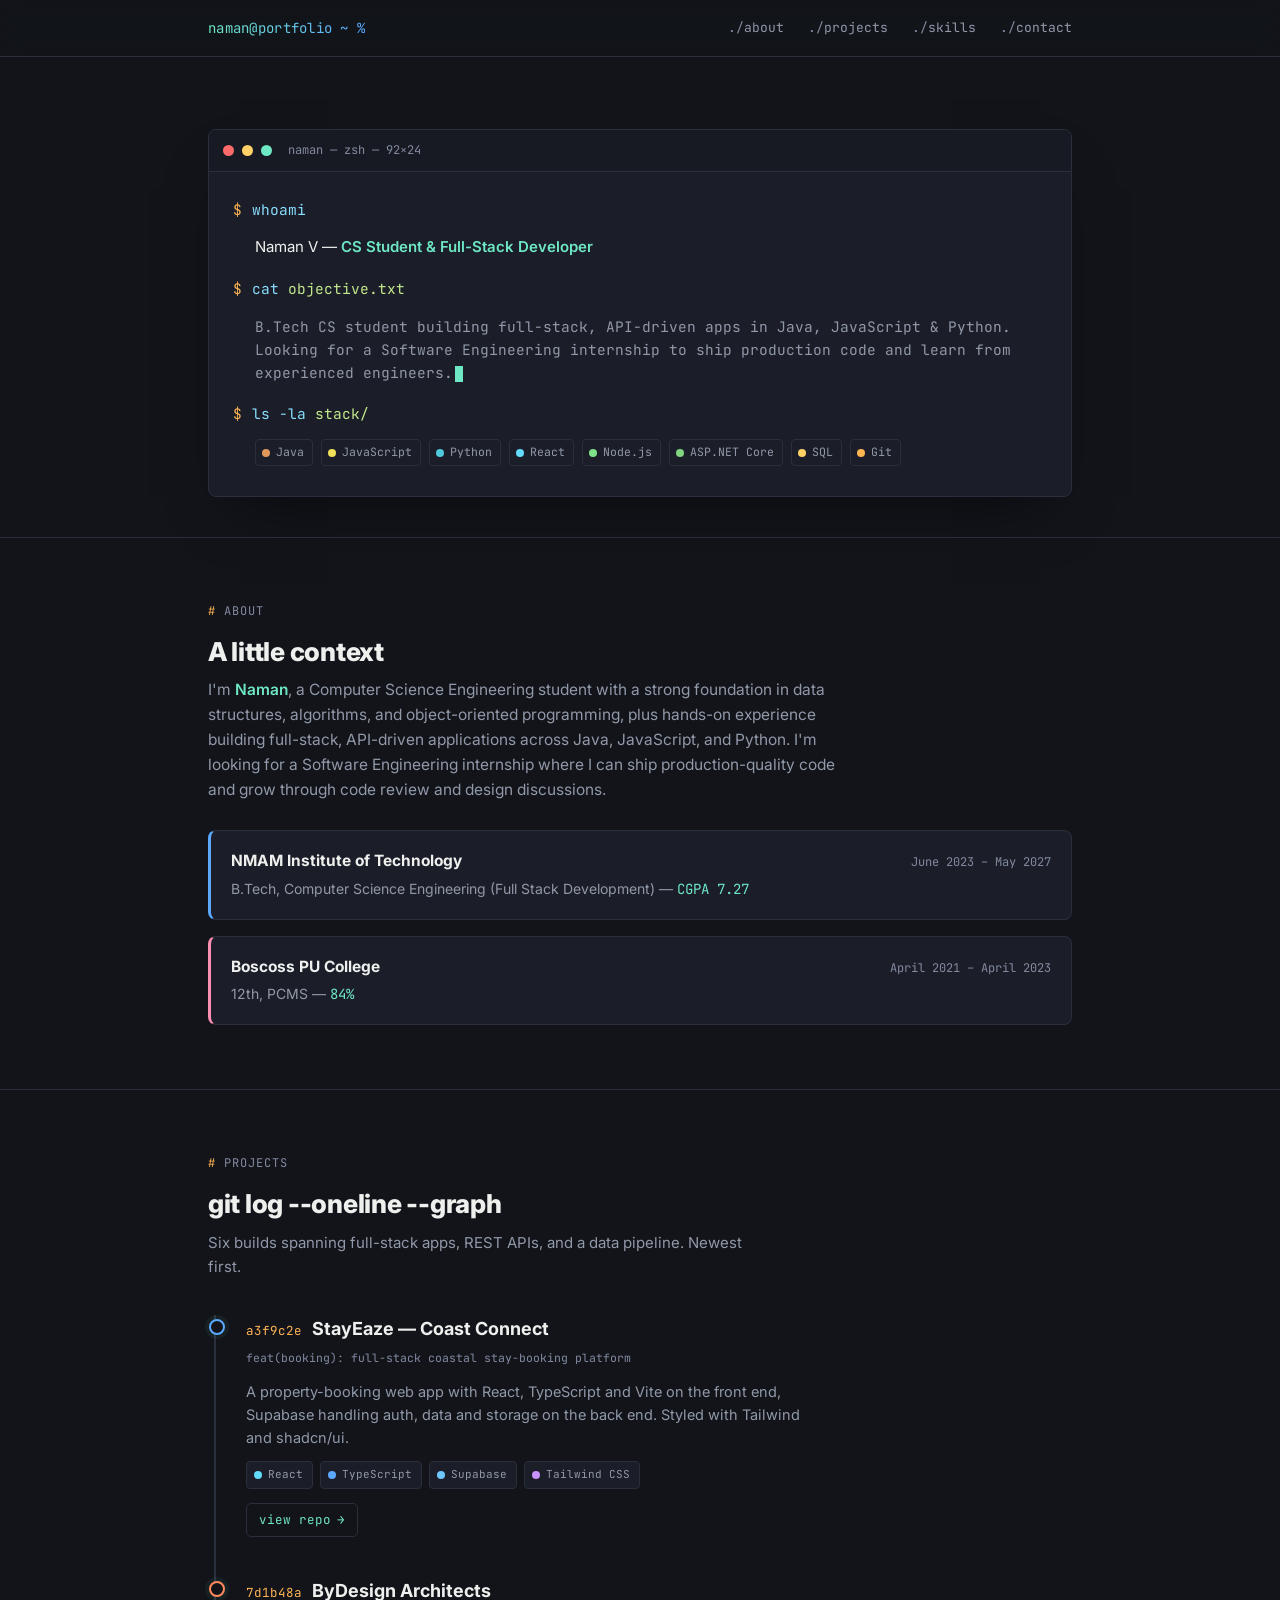
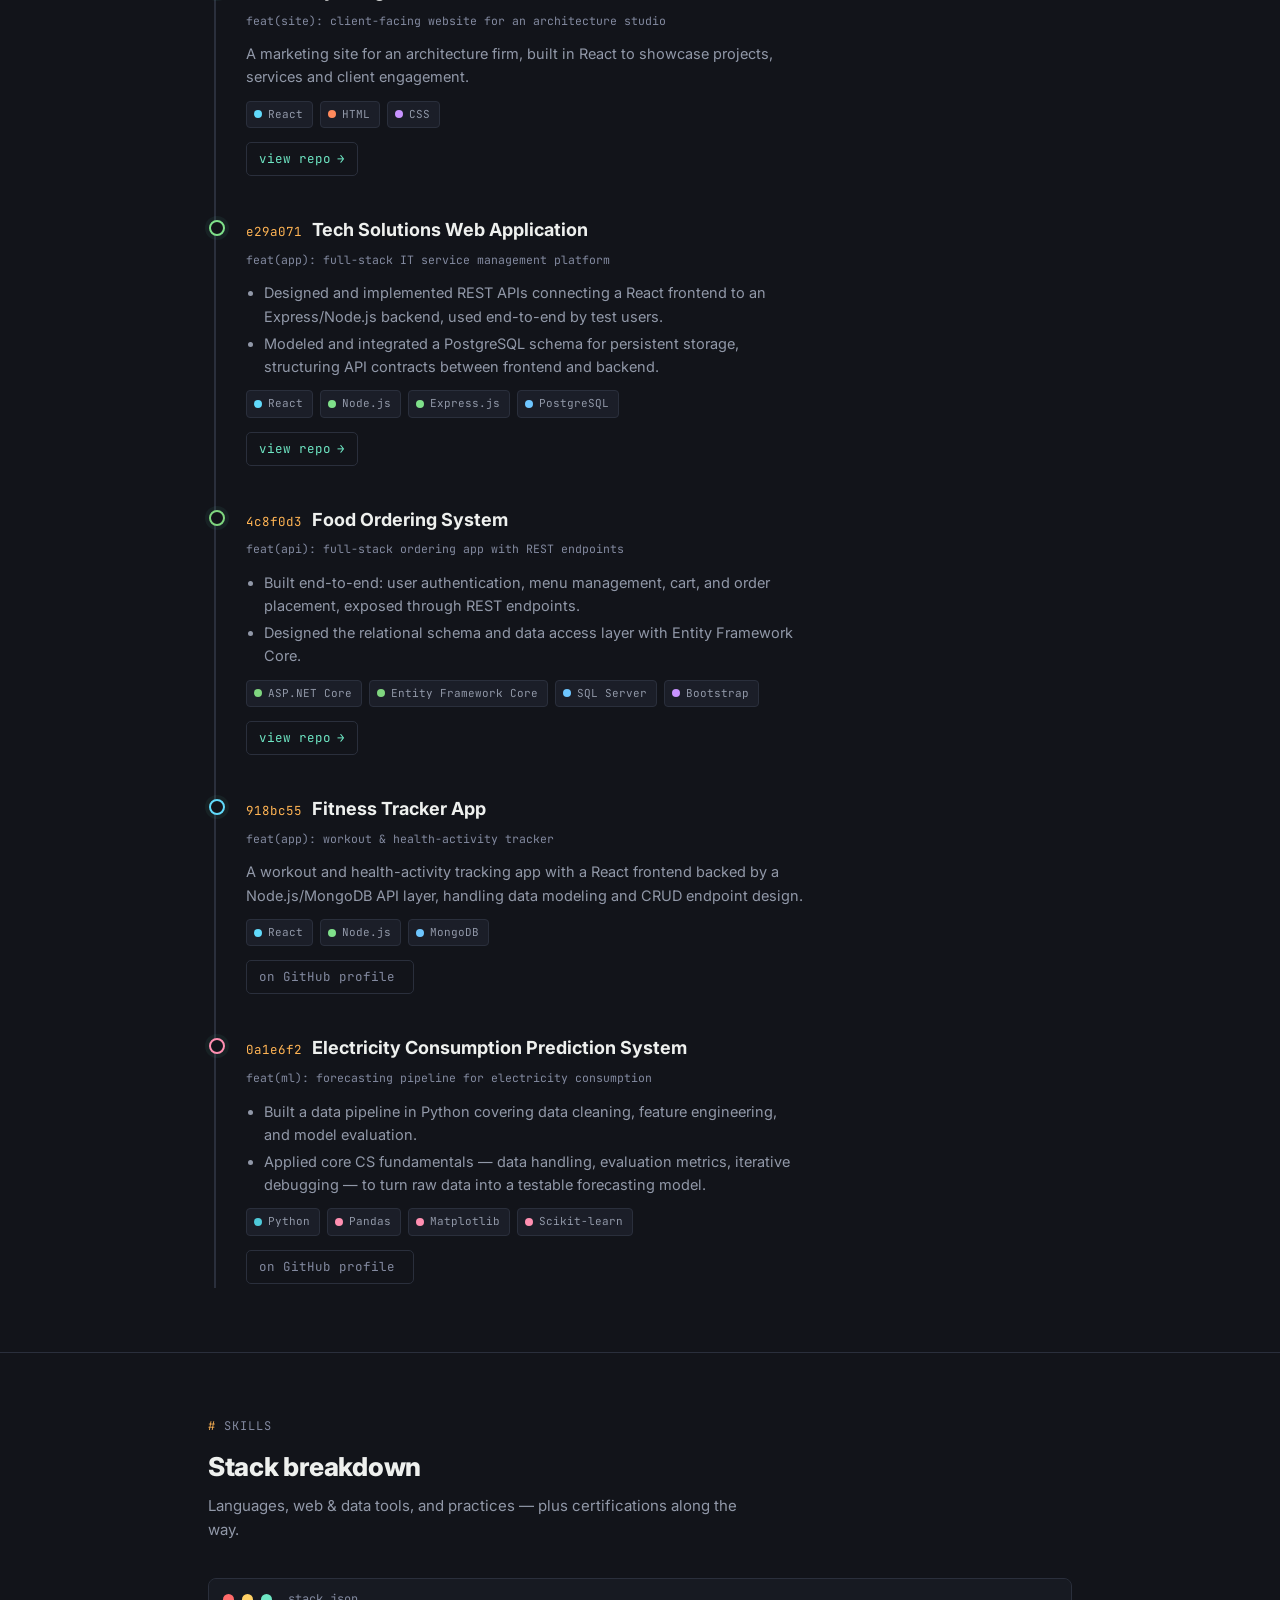
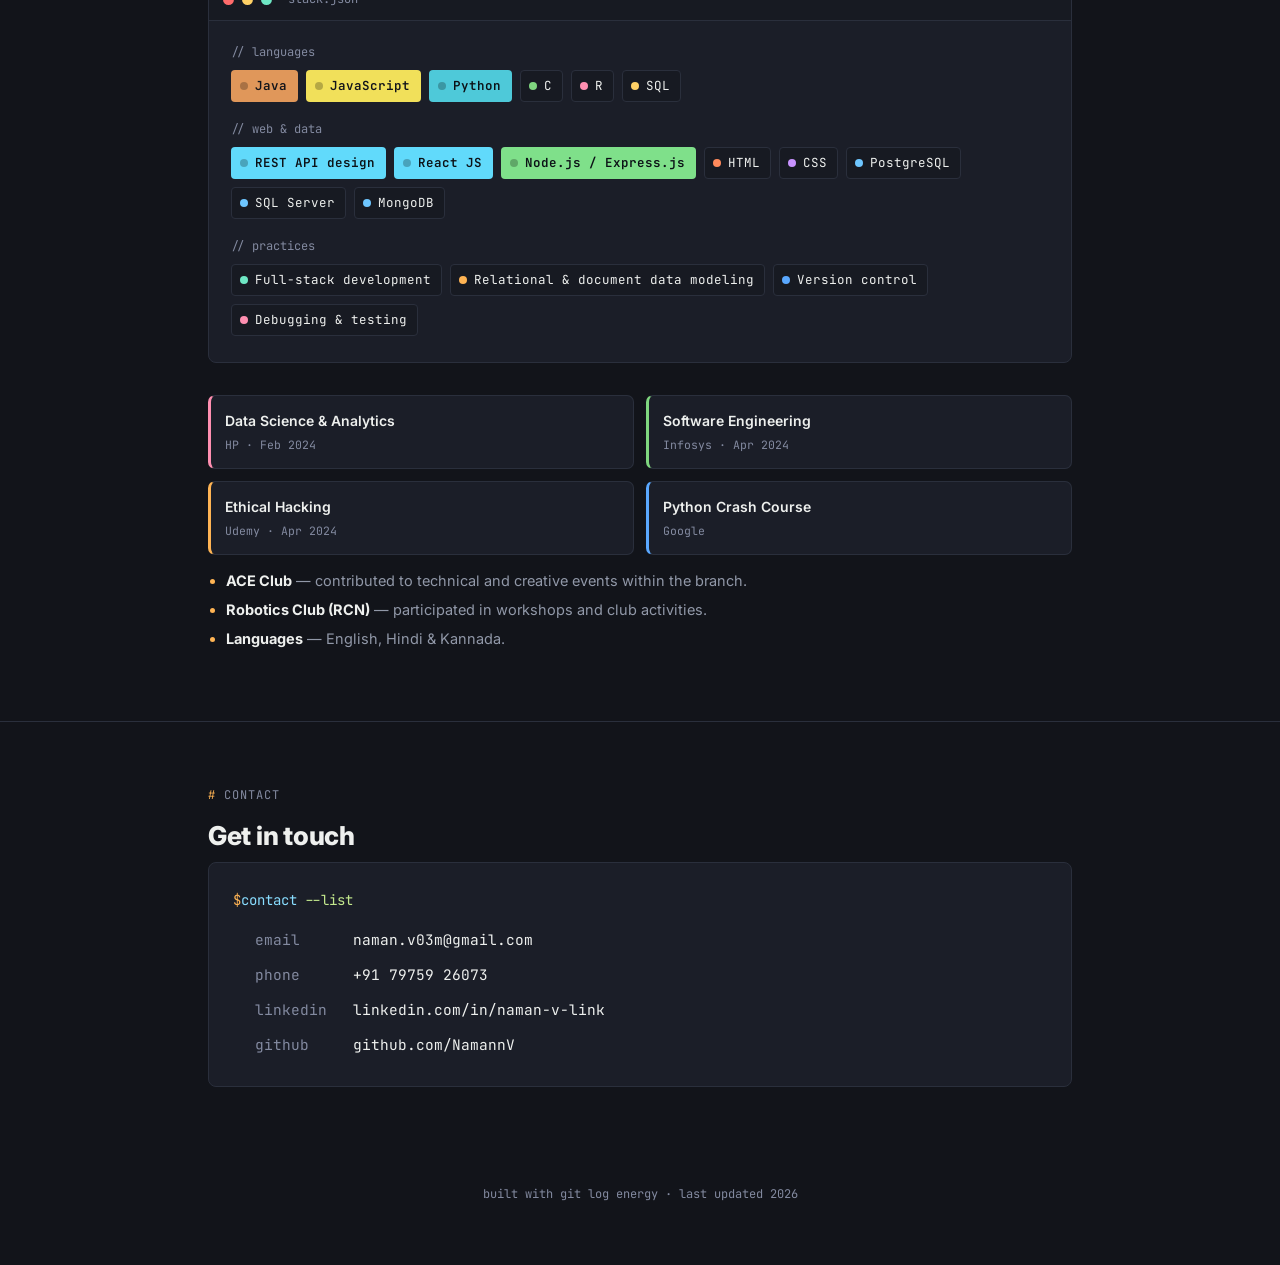
<file: portfolio.html>
<!DOCTYPE html>
<html lang="en">
<head>
<meta charset="UTF-8">
<meta name="viewport" content="width=device-width, initial-scale=1.0">
<title>Naman V — Portfolio</title>
<style>
  @import url('https://fonts.googleapis.com/css2?family=JetBrains+Mono:wght@400;500;600;700&family=Inter:wght@400;500;600;700;800&display=swap');

  :root{
    --bg: #12141a;
    --bg-alt: #171a22;
    --surface: #1b1e28;
    --line: #2a2f3c;
    --text: #eef0ee;
    --text-dim: #9198a8;
    --text-faint: #838aa0;
    --accent: #6ee7c4;
    --accent-2: #ffb454;
    --mono: 'JetBrains Mono', monospace;
    --sans: 'Inter', sans-serif;

    /* language / tech colors */
    --c-js:#f1e05a; --c-ts:#5aa8ff; --c-py:#4ec9d9; --c-java:#e0975a;
    --c-cs:#7fd67f; --c-html:#ff8a5c; --c-css:#c893ff; --c-sql:#ffd166;
    --c-node:#7fe08a; --c-db:#6ec6ff; --c-react:#61dafb; --c-ml:#ff8fb1;
  }

  *{margin:0;padding:0;box-sizing:border-box;}
  html{scroll-behavior:smooth;}

  .sr-only{position:absolute;width:1px;height:1px;padding:0;margin:-1px;overflow:hidden;
    clip:rect(0,0,0,0);white-space:nowrap;border:0;}

  .skip-link{
    position:absolute;top:-100px;left:16px;z-index:100;
    background:var(--accent);color:var(--bg);font-family:var(--mono);font-size:13px;
    font-weight:700;padding:10px 16px;border-radius:6px;transition:top .15s ease;
  }
  .skip-link:focus{top:16px;}

  a:focus-visible,
  button:focus-visible,
  .commit-link:focus-visible{
    outline:2px solid var(--accent);
    outline-offset:3px;
    border-radius:4px;
  }
  :focus:not(:focus-visible){outline:none;}
  body{background:var(--bg);color:var(--text);font-family:var(--sans);line-height:1.6;-webkit-font-smoothing:antialiased;}
  ::selection{background:var(--accent);color:var(--bg);}
  a{color:inherit;text-decoration:none;}
  .wrap{max-width:920px;margin:0 auto;padding:0 28px;}

  nav{position:sticky;top:0;z-index:50;background:rgba(18,20,26,0.85);backdrop-filter:blur(10px);border-bottom:1px solid var(--line);}
  nav .wrap{display:flex;align-items:center;justify-content:space-between;height:56px;}
  .nav-brand{font-family:var(--mono);font-size:14px;background:linear-gradient(90deg,var(--accent),var(--c-ts));-webkit-background-clip:text;background-clip:text;color:transparent;letter-spacing:0.02em;}
  .nav-links{display:flex;gap:24px;font-family:var(--mono);font-size:13px;color:var(--text-dim);}
  .nav-links a{transition:color .15s ease;}
  .nav-links a:nth-child(1):hover{color:var(--c-js);}
  .nav-links a:nth-child(2):hover{color:var(--c-ts);}
  .nav-links a:nth-child(3):hover{color:var(--c-py);}
  .nav-links a:nth-child(4):hover{color:var(--accent-2);}
  .nav-links a::before{content:'./';color:var(--text-faint);}

  header{padding:72px 0 40px;}
  .term{background:var(--surface);border:1px solid var(--line);border-radius:8px;overflow:hidden;box-shadow:0 30px 60px -30px rgba(0,0,0,0.6);}
  .term-bar{display:flex;align-items:center;gap:8px;padding:11px 14px;background:var(--bg-alt);border-bottom:1px solid var(--line);}
  .dot{width:11px;height:11px;border-radius:50%;}
  .dot.r{background:#ff6b6b;} .dot.y{background:#ffd166;} .dot.g{background:#6ee7c4;}
  .term-title{margin-left:8px;font-family:var(--mono);font-size:12px;color:var(--text-faint);}
  .term-body{padding:26px 24px 30px;font-family:var(--mono);font-size:14.5px;}
  .term-body .ln{display:flex;gap:10px;margin-bottom:14px;flex-wrap:wrap;}
  .prompt{color:var(--accent-2);flex-shrink:0;}
  .cmd{color:#89ddff;}
  .cmd .arg{color:#c3e88d;}
  .out{color:var(--text-dim);padding-left:22px;display:block;margin-top:2px;}
  .caret{display:inline-block;width:8px;height:16px;background:var(--accent);vertical-align:middle;animation:blink 1s step-end infinite;margin-left:2px;}
  @keyframes blink{50%{opacity:0;}}
  .hero-name{font-family:var(--sans);font-size:15px;color:var(--text);}
  .hero-role{color:var(--accent);font-weight:600;}
  .tag-row{display:flex;flex-wrap:wrap;gap:8px;padding-left:22px;margin-top:6px;}
  .tag{font-family:var(--mono);font-size:11.5px;color:var(--text-dim);border:1px solid var(--line);border-radius:4px;padding:3px 8px 3px 6px;display:inline-flex;align-items:center;gap:6px;}
  .tag .d{width:8px;height:8px;border-radius:50%;flex-shrink:0;}

  section{padding:64px 0;border-top:1px solid var(--line);}
  .eyebrow{font-family:var(--mono);font-size:12px;color:var(--text-faint);letter-spacing:0.08em;text-transform:uppercase;margin-bottom:10px;display:flex;align-items:center;gap:8px;}
  .eyebrow::before{content:'#';color:var(--accent-2);}
  h2{font-family:var(--sans);font-size:26px;font-weight:800;margin-bottom:6px;letter-spacing:-0.01em;}
  .section-sub{color:var(--text-dim);font-size:15px;max-width:60ch;margin-bottom:36px;}

  .about-body{color:var(--text-dim);font-size:15.5px;max-width:64ch;margin-bottom:28px;}
  .about-body strong{color:var(--accent);font-weight:600;}

  .edu-list{display:flex;flex-direction:column;gap:16px;}
  .edu-card{background:var(--surface);border:1px solid var(--line);border-left:3px solid var(--c-ts);border-radius:8px;padding:18px 20px;}
  .edu-card.pu{border-left-color:var(--c-ml);}
  .edu-top{display:flex;justify-content:space-between;align-items:baseline;flex-wrap:wrap;gap:8px;margin-bottom:4px;}
  .edu-school{font-weight:700;font-size:15.5px;}
  .edu-date{font-family:var(--mono);font-size:12px;color:var(--text-faint);}
  .edu-detail{color:var(--text-dim);font-size:14px;}
  .edu-detail .grade{color:var(--accent);font-family:var(--mono);}

  .log{border-left:2px solid var(--line);margin-left:6px;}
  .commit{position:relative;padding:0 0 40px 30px;}
  .commit:last-child{padding-bottom:4px;}
  .commit::before{content:'';position:absolute;left:-7px;top:4px;width:12px;height:12px;border-radius:50%;background:var(--bg);border:2px solid var(--node-color, var(--accent));box-shadow:0 0 0 4px rgba(110,231,196,0.06);}
  .commit-head{display:flex;align-items:baseline;gap:10px;flex-wrap:wrap;margin-bottom:6px;}
  .hash{font-family:var(--mono);font-size:12.5px;color:var(--accent-2);}
  .commit-title{font-family:var(--sans);font-size:18px;font-weight:700;}
  .commit-meta{font-family:var(--mono);font-size:11.5px;color:var(--text-faint);margin-bottom:12px;}
  .commit-desc{color:var(--text-dim);font-size:14.5px;max-width:62ch;margin-bottom:12px;}
  .commit-desc li{margin-left:18px;margin-bottom:4px;}
  .stack-row{display:flex;flex-wrap:wrap;gap:7px;margin-bottom:14px;}
  .chip{font-family:var(--mono);font-size:11px;padding:4px 9px 4px 7px;border-radius:4px;background:var(--surface);border:1px solid var(--line);color:var(--text-dim);display:inline-flex;align-items:center;gap:6px;}
  .chip .d{width:8px;height:8px;border-radius:50%;flex-shrink:0;}
  .commit-link{font-family:var(--mono);font-size:12.5px;color:var(--accent);border:1px solid var(--line);border-radius:5px;padding:6px 12px;display:inline-flex;align-items:center;gap:6px;transition:border-color .15s ease, background .15s ease;}
  .commit-link:hover{border-color:var(--accent);background:var(--surface);}
  .commit-link::after{content:'→';transition:transform .15s ease;}
  .commit-link:hover::after{transform:translateX(3px);}
  .commit-link.disabled{color:var(--text-faint);cursor:default;}
  .commit-link.disabled:hover{border-color:var(--line);background:none;}
  .commit-link.disabled::after{content:'';}

  .skills-term{background:var(--surface);border:1px solid var(--line);border-radius:8px;font-family:var(--mono);font-size:13.5px;overflow:hidden;}
  .skills-term .term-body{padding:22px 22px 26px;}
  .skill-group{margin-bottom:18px;}
  .skill-group:last-child{margin-bottom:0;}
  .skill-group .label{color:var(--text-faint);font-size:12px;margin-bottom:8px;}
  .skill-list{display:flex;flex-wrap:wrap;gap:8px;}
  .skill-pill{color:var(--text);background:var(--bg-alt);border:1px solid var(--line);border-radius:4px;padding:5px 10px 5px 8px;font-size:12.5px;display:inline-flex;align-items:center;gap:7px;}
  .skill-pill .d{width:8px;height:8px;border-radius:50%;flex-shrink:0;}
  .skill-pill.on{color:var(--bg);font-weight:600;border-color:transparent;}

  .cert-grid{display:grid;grid-template-columns:1fr 1fr;gap:12px;margin-top:32px;}
  .cert-card{background:var(--surface);border:1px solid var(--line);border-radius:7px;padding:14px 16px 14px 14px;border-left:3px solid var(--cert-color, var(--accent));}
  .cert-card .name{font-weight:600;font-size:14px;}
  .cert-card .issuer{font-family:var(--mono);font-size:11.5px;color:var(--text-faint);margin-top:3px;}
  .extra-list{margin-top:14px;color:var(--text-dim);font-size:14.5px;}
  .extra-list li{margin-left:18px;margin-bottom:6px;}
  .extra-list li::marker{color:var(--accent-2);}

  .contact-term{background:var(--surface);border:1px solid var(--line);border-radius:8px;font-family:var(--mono);font-size:14px;padding:26px 24px 30px;}
  .contact-term .ln{margin-bottom:16px;}
  .contact-links{display:flex;flex-direction:column;gap:12px;padding-left:22px;}
  .contact-links a{display:flex;align-items:center;gap:10px;font-size:14.5px;transition:transform .15s ease, color .15s ease;color:var(--text);}
  .contact-links a:hover{transform:translateX(3px);}
  .contact-links a:nth-child(1):hover{color:var(--accent);}
  .contact-links a:nth-child(2):hover{color:var(--c-ml);}
  .contact-links a:nth-child(3):hover{color:var(--c-ts);}
  .contact-links a:nth-child(4):hover{color:var(--accent-2);}
  .contact-links .k{color:var(--text-faint);width:88px;flex-shrink:0;}

  footer{padding:34px 0 60px;text-align:center;font-family:var(--mono);font-size:12px;color:var(--text-faint);}

  @media(max-width:640px){
    .nav-links{gap:14px;font-size:11.5px;}
    .term-body{font-size:13px;}
    h2{font-size:22px;}
    .commit-title{font-size:16.5px;}
    .cert-grid{grid-template-columns:1fr;}
  }
  @media (prefers-reduced-motion: reduce){ .caret{animation:none;} html{scroll-behavior:auto;} }
</style>
</head>
<body>

<a href="#main" class="skip-link">Skip to main content</a>

<nav aria-label="Primary">
  <div class="wrap">
    <div class="nav-brand" aria-hidden="true">naman@portfolio ~ %</div>
    <div class="nav-links">
      <a href="#about">about</a>
      <a href="#projects">projects</a>
      <a href="#skills">skills</a>
      <a href="#contact">contact</a>
    </div>
  </div>
</nav>

<main id="main">
<header>
  <div class="wrap">
    <h1 class="sr-only">Naman V — Computer Science student and full-stack developer, portfolio</h1>
    <div class="term">
      <div class="term-bar">
        <span class="dot r"></span><span class="dot y"></span><span class="dot g"></span>
        <span class="term-title">naman — zsh — 92×24</span>
      </div>
      <div class="term-body">
        <div class="ln"><span class="prompt">$</span><span class="cmd">whoami</span></div>
        <span class="out hero-name">Naman V — <span class="hero-role">CS Student &amp; Full-Stack Developer</span></span>

        <div class="ln" style="margin-top:18px;"><span class="prompt">$</span><span class="cmd">cat <span class="arg">objective.txt</span></span></div>
        <span class="out">B.Tech CS student building full-stack, API-driven apps in Java, JavaScript &amp; Python. Looking for a Software Engineering internship to ship production code and learn from experienced engineers.<span class="caret"></span></span>

        <div class="ln" style="margin-top:18px;"><span class="prompt">$</span><span class="cmd">ls -la <span class="arg">stack/</span></span></div>
        <div class="tag-row">
          <span class="tag"><span class="d" style="background:var(--c-java)"></span>Java</span>
          <span class="tag"><span class="d" style="background:var(--c-js)"></span>JavaScript</span>
          <span class="tag"><span class="d" style="background:var(--c-py)"></span>Python</span>
          <span class="tag"><span class="d" style="background:var(--c-react)"></span>React</span>
          <span class="tag"><span class="d" style="background:var(--c-node)"></span>Node.js</span>
          <span class="tag"><span class="d" style="background:var(--c-cs)"></span>ASP.NET Core</span>
          <span class="tag"><span class="d" style="background:var(--c-sql)"></span>SQL</span>
          <span class="tag"><span class="d" style="background:var(--accent-2)"></span>Git</span>
        </div>
      </div>
    </div>
  </div>
</header>

<section id="about">
  <div class="wrap">
    <div class="eyebrow">about</div>
    <h2>A little context</h2>
    <p class="about-body">
      I'm <strong>Naman</strong>, a Computer Science Engineering student with a strong foundation in data structures,
      algorithms, and object-oriented programming, plus hands-on experience building full-stack, API-driven
      applications across Java, JavaScript, and Python. I'm looking for a Software Engineering internship where
      I can ship production-quality code and grow through code review and design discussions.
    </p>

    <div class="edu-list">
      <div class="edu-card">
        <div class="edu-top">
          <span class="edu-school">NMAM Institute of Technology</span>
          <span class="edu-date">June 2023 – May 2027</span>
        </div>
        <div class="edu-detail">B.Tech, Computer Science Engineering (Full Stack Development) — <span class="grade">CGPA 7.27</span></div>
      </div>
      <div class="edu-card pu">
        <div class="edu-top">
          <span class="edu-school">Boscoss PU College</span>
          <span class="edu-date">April 2021 – April 2023</span>
        </div>
        <div class="edu-detail">12th, PCMS — <span class="grade">84%</span></div>
      </div>
    </div>
  </div>
</section>

<section id="projects">
  <div class="wrap">
    <div class="eyebrow">projects</div>
    <h2>git log --oneline --graph</h2>
    <p class="section-sub">Six builds spanning full-stack apps, REST APIs, and a data pipeline. Newest first.</p>

    <div class="log">

      <div class="commit" style="--node-color:var(--c-ts);">
        <div class="commit-head"><span class="hash">a3f9c2e</span><span class="commit-title">StayEaze — Coast Connect</span></div>
        <div class="commit-meta">feat(booking): full-stack coastal stay-booking platform</div>
        <p class="commit-desc">A property-booking web app with React, TypeScript and Vite on the front end, Supabase handling auth, data and storage on the back end. Styled with Tailwind and shadcn/ui.</p>
        <div class="stack-row">
          <span class="chip"><span class="d" style="background:var(--c-react)"></span>React</span>
          <span class="chip"><span class="d" style="background:var(--c-ts)"></span>TypeScript</span>
          <span class="chip"><span class="d" style="background:var(--c-db)"></span>Supabase</span>
          <span class="chip"><span class="d" style="background:var(--c-css)"></span>Tailwind CSS</span>
        </div>
        <a class="commit-link" href="https://github.com/NamannV/stayeaze-coast-connect-14105" target="_blank" rel="noopener" aria-label="View StayEaze Coast Connect repository on GitHub (opens in new tab)">view repo</a>
      </div>

      <div class="commit" style="--node-color:var(--c-html);">
        <div class="commit-head"><span class="hash">7d1b48a</span><span class="commit-title">ByDesign Architects</span></div>
        <div class="commit-meta">feat(site): client-facing website for an architecture studio</div>
        <p class="commit-desc">A marketing site for an architecture firm, built in React to showcase projects, services and client engagement.</p>
        <div class="stack-row">
          <span class="chip"><span class="d" style="background:var(--c-react)"></span>React</span>
          <span class="chip"><span class="d" style="background:var(--c-html)"></span>HTML</span>
          <span class="chip"><span class="d" style="background:var(--c-css)"></span>CSS</span>
        </div>
        <a class="commit-link" href="https://github.com/NamannV/bydesign-architects" target="_blank" rel="noopener" aria-label="View ByDesign Architects repository on GitHub (opens in new tab)">view repo</a>
      </div>

      <div class="commit" style="--node-color:var(--c-node);">
        <div class="commit-head"><span class="hash">e29a071</span><span class="commit-title">Tech Solutions Web Application</span></div>
        <div class="commit-meta">feat(app): full-stack IT service management platform</div>
        <ul class="commit-desc">
          <li>Designed and implemented REST APIs connecting a React frontend to an Express/Node.js backend, used end-to-end by test users.</li>
          <li>Modeled and integrated a PostgreSQL schema for persistent storage, structuring API contracts between frontend and backend.</li>
        </ul>
        <div class="stack-row">
          <span class="chip"><span class="d" style="background:var(--c-react)"></span>React</span>
          <span class="chip"><span class="d" style="background:var(--c-node)"></span>Node.js</span>
          <span class="chip"><span class="d" style="background:var(--c-node)"></span>Express.js</span>
          <span class="chip"><span class="d" style="background:var(--c-db)"></span>PostgreSQL</span>
        </div>
        <a class="commit-link" href="https://github.com/NamannV/tech-solutions" target="_blank" rel="noopener" aria-label="View Tech Solutions Web Application repository on GitHub (opens in new tab)">view repo</a>
      </div>

      <div class="commit" style="--node-color:var(--c-cs);">
        <div class="commit-head"><span class="hash">4c8f0d3</span><span class="commit-title">Food Ordering System</span></div>
        <div class="commit-meta">feat(api): full-stack ordering app with REST endpoints</div>
        <ul class="commit-desc">
          <li>Built end-to-end: user authentication, menu management, cart, and order placement, exposed through REST endpoints.</li>
          <li>Designed the relational schema and data access layer with Entity Framework Core.</li>
        </ul>
        <div class="stack-row">
          <span class="chip"><span class="d" style="background:var(--c-cs)"></span>ASP.NET Core</span>
          <span class="chip"><span class="d" style="background:var(--c-cs)"></span>Entity Framework Core</span>
          <span class="chip"><span class="d" style="background:var(--c-db)"></span>SQL Server</span>
          <span class="chip"><span class="d" style="background:var(--c-css)"></span>Bootstrap</span>
        </div>
        <a class="commit-link" href="https://github.com/NamannV/foodorderAPI" target="_blank" rel="noopener" aria-label="View Food Ordering System repository on GitHub (opens in new tab)">view repo</a>
      </div>

      <div class="commit" style="--node-color:var(--c-react);">
        <div class="commit-head"><span class="hash">918bc55</span><span class="commit-title">Fitness Tracker App</span></div>
        <div class="commit-meta">feat(app): workout &amp; health-activity tracker</div>
        <p class="commit-desc">A workout and health-activity tracking app with a React frontend backed by a Node.js/MongoDB API layer, handling data modeling and CRUD endpoint design.</p>
        <div class="stack-row">
          <span class="chip"><span class="d" style="background:var(--c-react)"></span>React</span>
          <span class="chip"><span class="d" style="background:var(--c-node)"></span>Node.js</span>
          <span class="chip"><span class="d" style="background:var(--c-db)"></span>MongoDB</span>
        </div>
        <span class="commit-link disabled" aria-label="Repository not yet linked from Fitness Tracker App; browse it from the GitHub profile below">on GitHub profile</span>
      </div>

      <div class="commit" style="--node-color:var(--c-ml);">
        <div class="commit-head"><span class="hash">0a1e6f2</span><span class="commit-title">Electricity Consumption Prediction System</span></div>
        <div class="commit-meta">feat(ml): forecasting pipeline for electricity consumption</div>
        <ul class="commit-desc">
          <li>Built a data pipeline in Python covering data cleaning, feature engineering, and model evaluation.</li>
          <li>Applied core CS fundamentals — data handling, evaluation metrics, iterative debugging — to turn raw data into a testable forecasting model.</li>
        </ul>
        <div class="stack-row">
          <span class="chip"><span class="d" style="background:var(--c-py)"></span>Python</span>
          <span class="chip"><span class="d" style="background:var(--c-ml)"></span>Pandas</span>
          <span class="chip"><span class="d" style="background:var(--c-ml)"></span>Matplotlib</span>
          <span class="chip"><span class="d" style="background:var(--c-ml)"></span>Scikit-learn</span>
        </div>
        <span class="commit-link disabled" aria-label="Repository not yet linked from Electricity Consumption Prediction System; browse it from the GitHub profile below">on GitHub profile</span>
      </div>

    </div>
  </div>
</section>

<section id="skills">
  <div class="wrap">
    <div class="eyebrow">skills</div>
    <h2>Stack breakdown</h2>
    <p class="section-sub">Languages, web &amp; data tools, and practices — plus certifications along the way.</p>

    <div class="skills-term">
      <div class="term-bar">
        <span class="dot r"></span><span class="dot y"></span><span class="dot g"></span>
        <span class="term-title">stack.json</span>
      </div>
      <div class="term-body">
        <div class="skill-group">
          <div class="label">// languages</div>
          <div class="skill-list">
            <span class="skill-pill on" style="background:var(--c-java);"><span class="d" style="background:rgba(0,0,0,.25)"></span>Java</span>
            <span class="skill-pill on" style="background:var(--c-js);"><span class="d" style="background:rgba(0,0,0,.25)"></span>JavaScript</span>
            <span class="skill-pill on" style="background:var(--c-py);color:#0c1116;"><span class="d" style="background:rgba(0,0,0,.25)"></span>Python</span>
            <span class="skill-pill"><span class="d" style="background:var(--c-cs)"></span>C</span>
            <span class="skill-pill"><span class="d" style="background:var(--c-ml)"></span>R</span>
            <span class="skill-pill"><span class="d" style="background:var(--c-sql)"></span>SQL</span>
          </div>
        </div>
        <div class="skill-group">
          <div class="label">// web &amp; data</div>
          <div class="skill-list">
            <span class="skill-pill on" style="background:var(--c-react);color:#0c1116;"><span class="d" style="background:rgba(0,0,0,.25)"></span>REST API design</span>
            <span class="skill-pill on" style="background:var(--c-react);color:#0c1116;"><span class="d" style="background:rgba(0,0,0,.25)"></span>React JS</span>
            <span class="skill-pill on" style="background:var(--c-node);color:#0c1116;"><span class="d" style="background:rgba(0,0,0,.25)"></span>Node.js / Express.js</span>
            <span class="skill-pill"><span class="d" style="background:var(--c-html)"></span>HTML</span>
            <span class="skill-pill"><span class="d" style="background:var(--c-css)"></span>CSS</span>
            <span class="skill-pill"><span class="d" style="background:var(--c-db)"></span>PostgreSQL</span>
            <span class="skill-pill"><span class="d" style="background:var(--c-db)"></span>SQL Server</span>
            <span class="skill-pill"><span class="d" style="background:var(--c-db)"></span>MongoDB</span>
          </div>
        </div>
        <div class="skill-group">
          <div class="label">// practices</div>
          <div class="skill-list">
            <span class="skill-pill"><span class="d" style="background:var(--accent)"></span>Full-stack development</span>
            <span class="skill-pill"><span class="d" style="background:var(--accent-2)"></span>Relational &amp; document data modeling</span>
            <span class="skill-pill"><span class="d" style="background:var(--c-ts)"></span>Version control</span>
            <span class="skill-pill"><span class="d" style="background:var(--c-ml)"></span>Debugging &amp; testing</span>
          </div>
        </div>
      </div>
    </div>

    <div class="cert-grid">
      <div class="cert-card" style="--cert-color:var(--c-ml);"><div class="name">Data Science &amp; Analytics</div><div class="issuer">HP · Feb 2024</div></div>
      <div class="cert-card" style="--cert-color:var(--c-cs);"><div class="name">Software Engineering</div><div class="issuer">Infosys · Apr 2024</div></div>
      <div class="cert-card" style="--cert-color:var(--accent-2);"><div class="name">Ethical Hacking</div><div class="issuer">Udemy · Apr 2024</div></div>
      <div class="cert-card" style="--cert-color:var(--c-ts);"><div class="name">Python Crash Course</div><div class="issuer">Google</div></div>
    </div>

    <ul class="extra-list">
      <li><strong style="color:var(--text);">ACE Club</strong> — contributed to technical and creative events within the branch.</li>
      <li><strong style="color:var(--text);">Robotics Club (RCN)</strong> — participated in workshops and club activities.</li>
      <li><strong style="color:var(--text);">Languages</strong> — English, Hindi &amp; Kannada.</li>
    </ul>
  </div>
</section>

<section id="contact">
  <div class="wrap">
    <div class="eyebrow">contact</div>
    <h2>Get in touch</h2>
    <div class="contact-term">
      <div class="ln"><span class="prompt">$</span><span class="cmd">contact <span class="arg">--list</span></span></div>
      <div class="contact-links">
        <a href="mailto:naman.v03m@gmail.com"><span class="k">email</span> naman.v03m@gmail.com</a>
        <a href="tel:+917975926073"><span class="k">phone</span> +91 79759 26073</a>
        <a href="https://linkedin.com/in/naman-v-link" target="_blank" rel="noopener" aria-label="LinkedIn profile, opens in new tab"><span class="k">linkedin</span> linkedin.com/in/naman-v-link</a>
        <a href="https://github.com/NamannV" target="_blank" rel="noopener" aria-label="GitHub profile, opens in new tab"><span class="k">github</span> github.com/NamannV</a>
      </div>
    </div>
  </div>
</section>

</main>

<footer>
  built with git log energy · last updated 2026
</footer>

</body>
</html>
</file>
